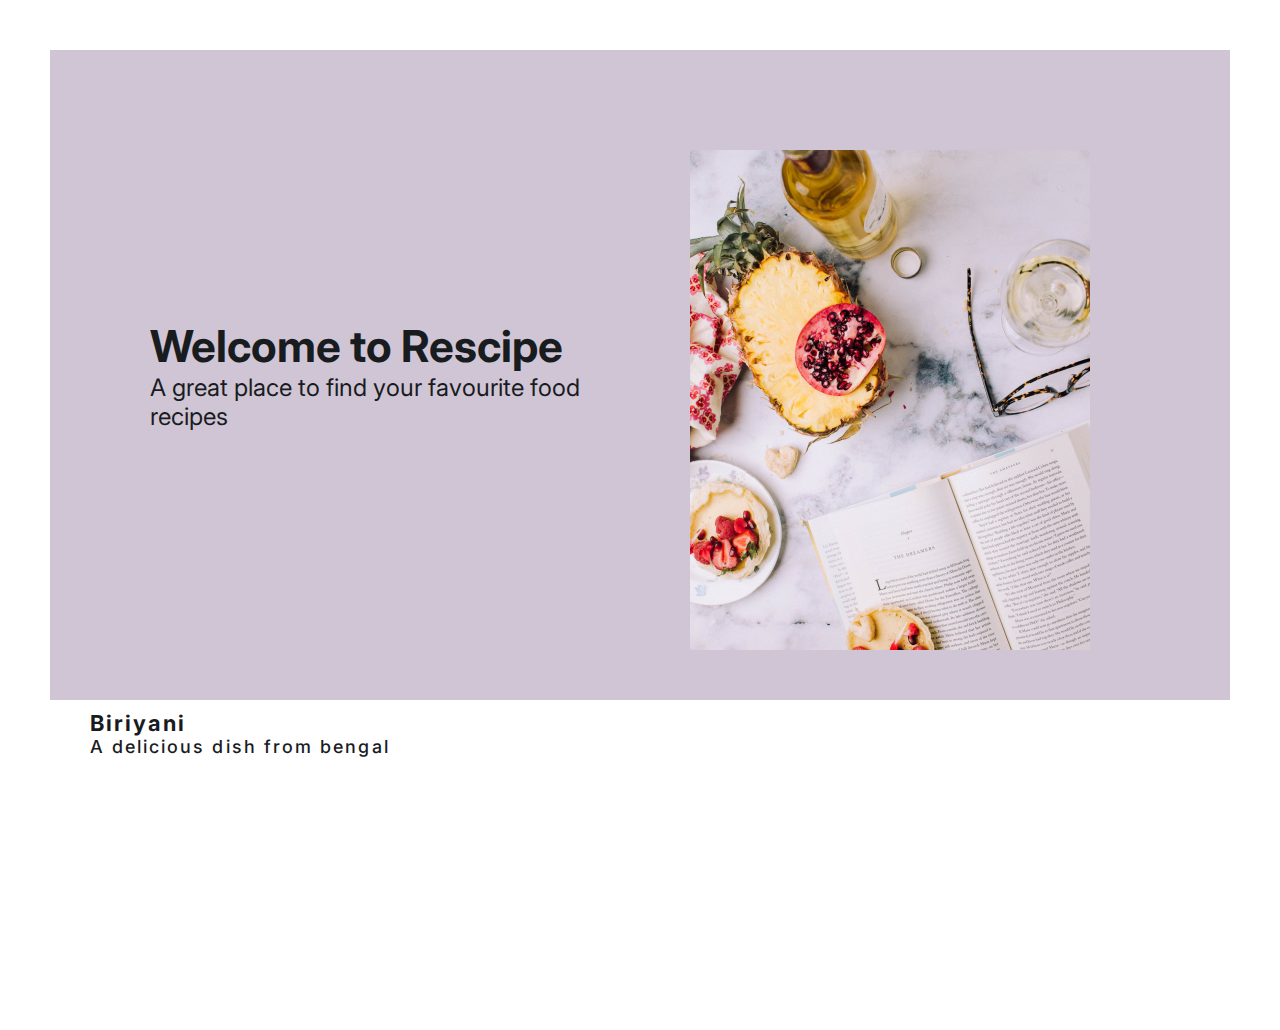
<file: index.html>
<!DOCTYPE html>
<html lang="en">
  <head>
    <meta charset="UTF-8" />
    <meta http-equiv="X-UA-Compatible" content="IE=edge" />
    <meta name="viewport" content="width=device-width, initial-scale=1.0" />
     <link rel="preconnect" href="https://fonts.googleapis.com">
<link rel="preconnect" href="https://fonts.gstatic.com" crossorigin>
<link href="https://fonts.googleapis.com/css2?family=Inter:wght@400;500;700;900&display=swap" rel="stylesheet">
    <link rel="stylesheet" href="css/style.css" />
    <title>Odin recipes</title>
  </head>
  <body>
    <div class="container">
      <div class="header">
        <div>

          <h1 class="header-title">Welcome to Rescipe</h1>
          <p class="header-description">
            A great place to find your favourite food recipes
          </p>

        </div>
        <img src="/img/header_bg.jpg" alt="" srcset="" />
        
        
      </div>

      <!-- <div class="nav-bar">
        <a href="./index.html" class="brand">Recipies</a>
        <a href="recipes/biriyani.html" rel="noopener noreferrer"> Biriyani </a>
      </div> -->

      <!-- <div class="topnav">
        <a class="active" href="#home">Home</a>
        <a href="#about">About</a>
        <a href="#contact">Contact</a>
        <input type="text" placeholder="Search.." /> -->

        <div class="recipes">
          
          <div class="biriyani">
            
            <div class="title-des">
              <h3 class="recipe-title">Biriyani</h3>
              <p class="recipe-des">A delicious dish from bengal</p>
            </div>

            <a href="/recipes/biriyani.html" target="_blank" rel="noopener noreferrer" class="fill-div"></a>
          </div>

          <!-- <div class="lasagna">
          
            <div class="title-des">
              <h3 class="recipe-title">Biriyani</h3>
              <p class="recipe-des">A delicious dish from bengal</p>
            </div>
          </div>

          <div class="biriyani">
            
            <div class="title-des">
              <h3 class="recipe-title">Biriyani</h3>
              <p class="recipe-des">A delicious dish from bengal</p>
            </div>
          </div>

          <div class="biriyani">
            
              <h3 class="recipe-title">Biriyani</h3>
              <p class="recipe-des">A delicious dish from bengal</p>
            </div>
          </div>

          <div class="biriyani">
           
            <div class="title-des">
              <h3 class="recipe-title">Biriyani</h3>
              <p class="recipe-des">A delicious dish from bengal</p>
            </div>
          </div>

          <div class="biriyani">

            <div class="title-des">
              <h3 class="recipe-title">Biriyani</h3>
              <p class="recipe-des">A delicious dish from bengal</p>
            </div>
            <a href="/recipes/biriyani.html" class="fill-div"</a></a>
          </div> -->

          

          
        </div>
      </div>
    </div>
    <script src="/js/script.js"></script>
  </body>
</html>
</file>
<file: css/style.css>
* {
  margin: 0;
  padding: 0;
  box-sizing: border-box;
}

body {
  font-family: "Inter", sans-serif;
  color: #191c1f;
}

.container {
  width: 1180px;
  margin: 0 auto;
}

.header {
  background-color: #d0c5d5;
  margin-top: 50px;
  padding: 50px;
}
.header div {
  background-color: #d0c5d5;
  padding: 50px;
}

.header img {
  width: 400px;
  height: auto;
  margin-top: 50px;
}
/* .header-img-overflow {
  position: absolute;
  top: 180px;
  left: 850px;
  width: 500px;
  display: none;
} */
.header {
  /* background-image: url("/img/bg.jpg"); */
  /* background-position: center; */
  /* height: 700px; */
  /* background-size: cover; */

  display: grid;
  grid-template-columns: 50% 50%;
  column-gap: 50px;
  position: relative;
}
.nav-bar {
  display: flex;
  justify-content: space-between;
}

.header div {
  align-self: center;
}

.header-title {
  /* text-align: center; */
  /* position: absolute;
  left: 30%;
  top: 30%; */

  font-size: 44px;
  font-weight: 700;
  letter-spacing: 1.1;
}

.header-description {
  /* position: absolute; */

  /* left: 30%;
  top: 42%; */
  font-weight: 400;
  font-size: 24px;
  letter-spacing: 1.6;
  line-height: -1px;
}

/* Recipes */

.recipes {
  /* margin: 50px; */
  display: grid;
  grid-template-columns: 33% 33% 33%;
  grid-template-rows: 50% 50%;
  gap: 10px;

  margin: auto;
  width: 95%;
  padding: 10px;
  justify-content: space-evenly;
}
.biriyani {
  /* background-image: url("/img/biriyani.jpg"); */
  height: 300px;

  background-position: center;
  background-size: cover;
  position: relative;
  /* font-size: 21px; */
  letter-spacing: 0.13em;
}

.title-des {
  position: absolute;
  /* top: 70%; */
  /* text-align: center; */
  /* left: 15px; */
  font-weight: 700;
}

.recipe-title {
  font-size: 22px;
}
.recipe-des {
  font-size: 18px;
  font-weight: 500;
}

/* clickabel div */

a.fill-div {
  display: block;
  height: 100%;
  width: 100%;
  text-decoration: none;
}

.biriyani-img {
  width: 300px;
  height: auto;
}
</file>
